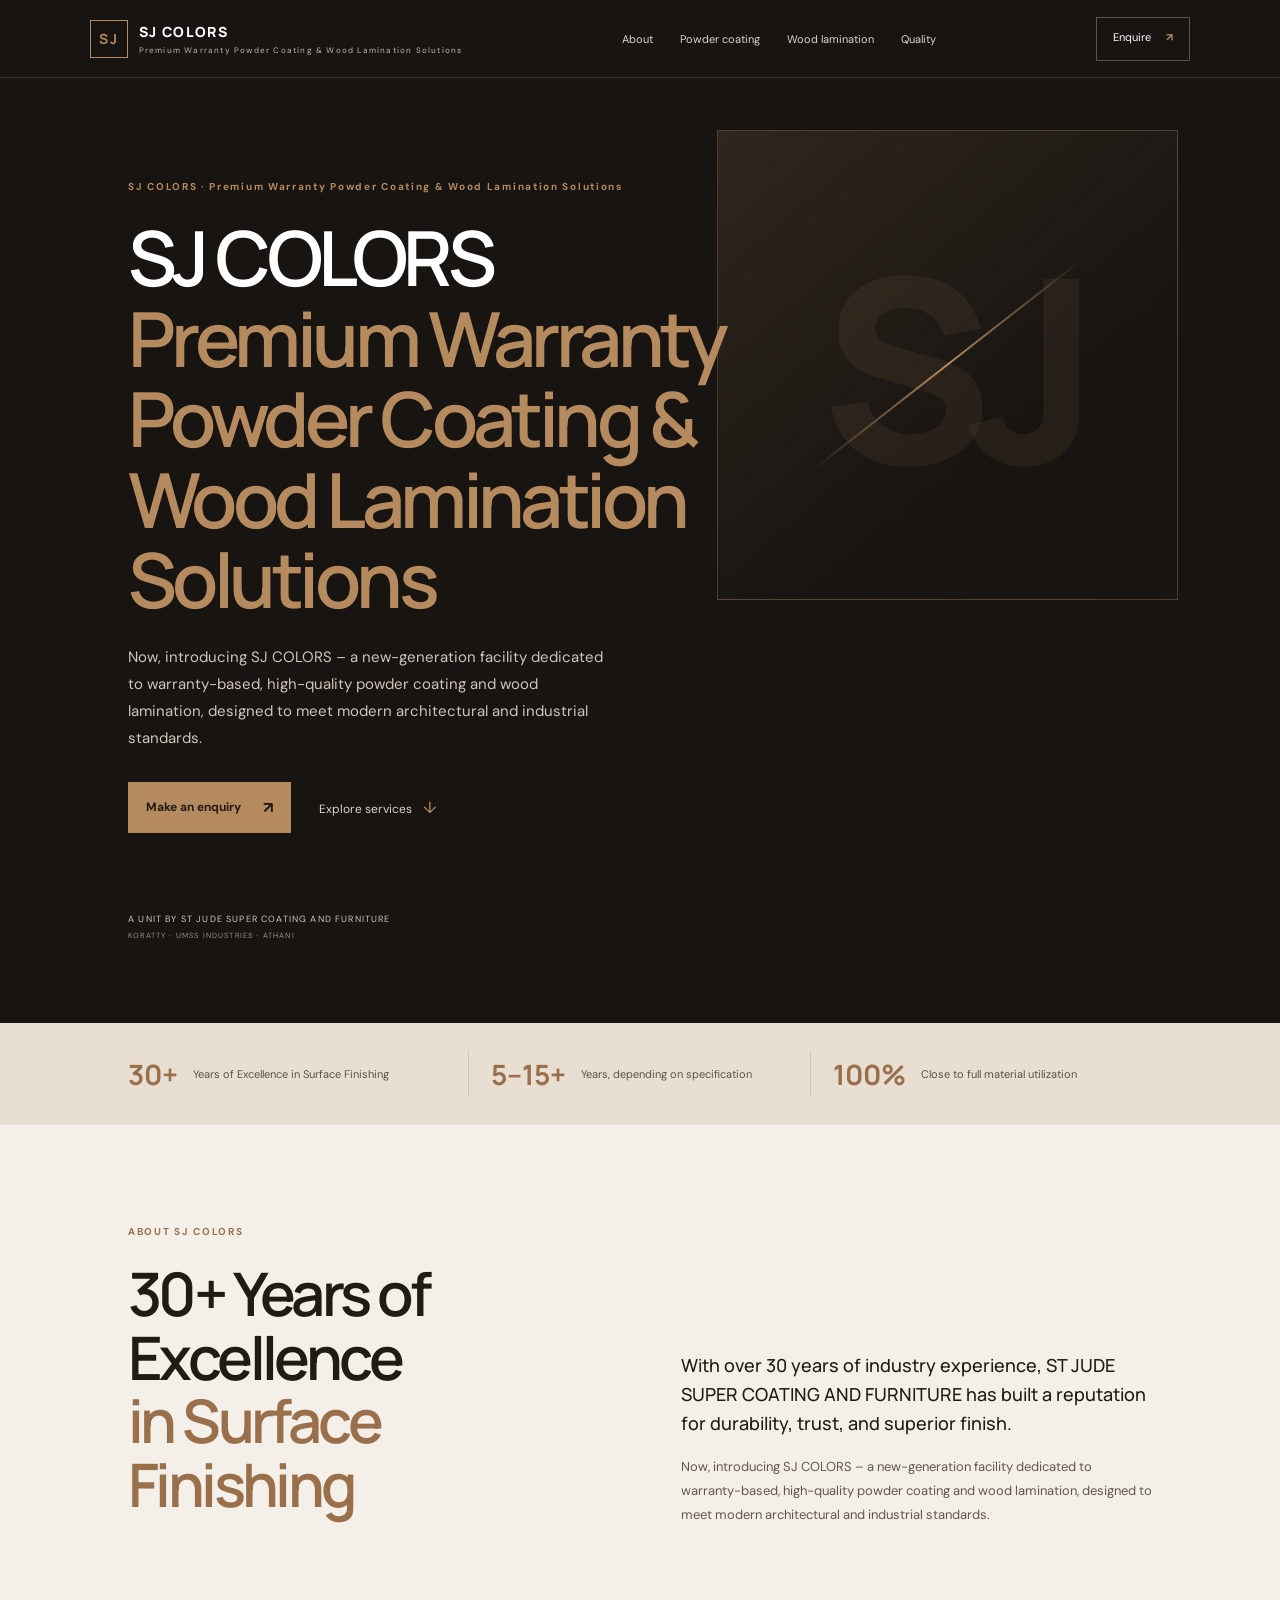
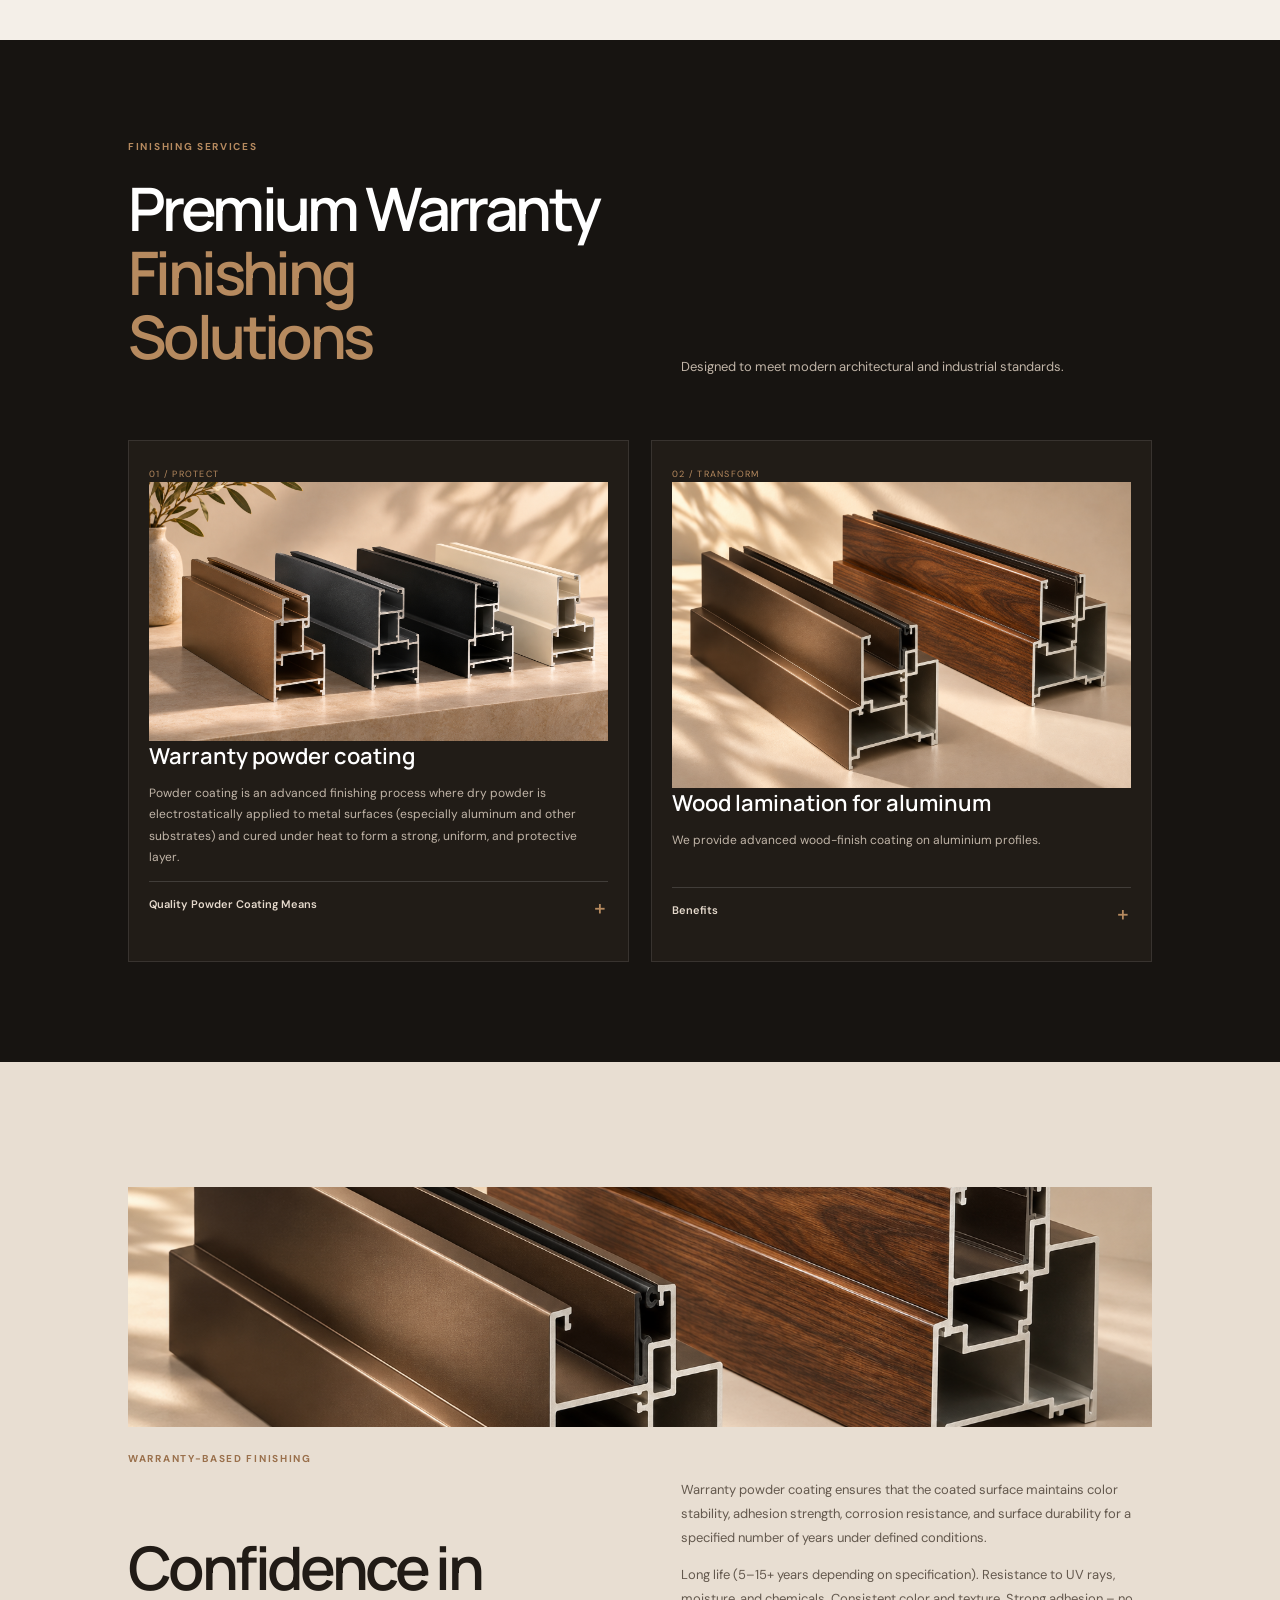
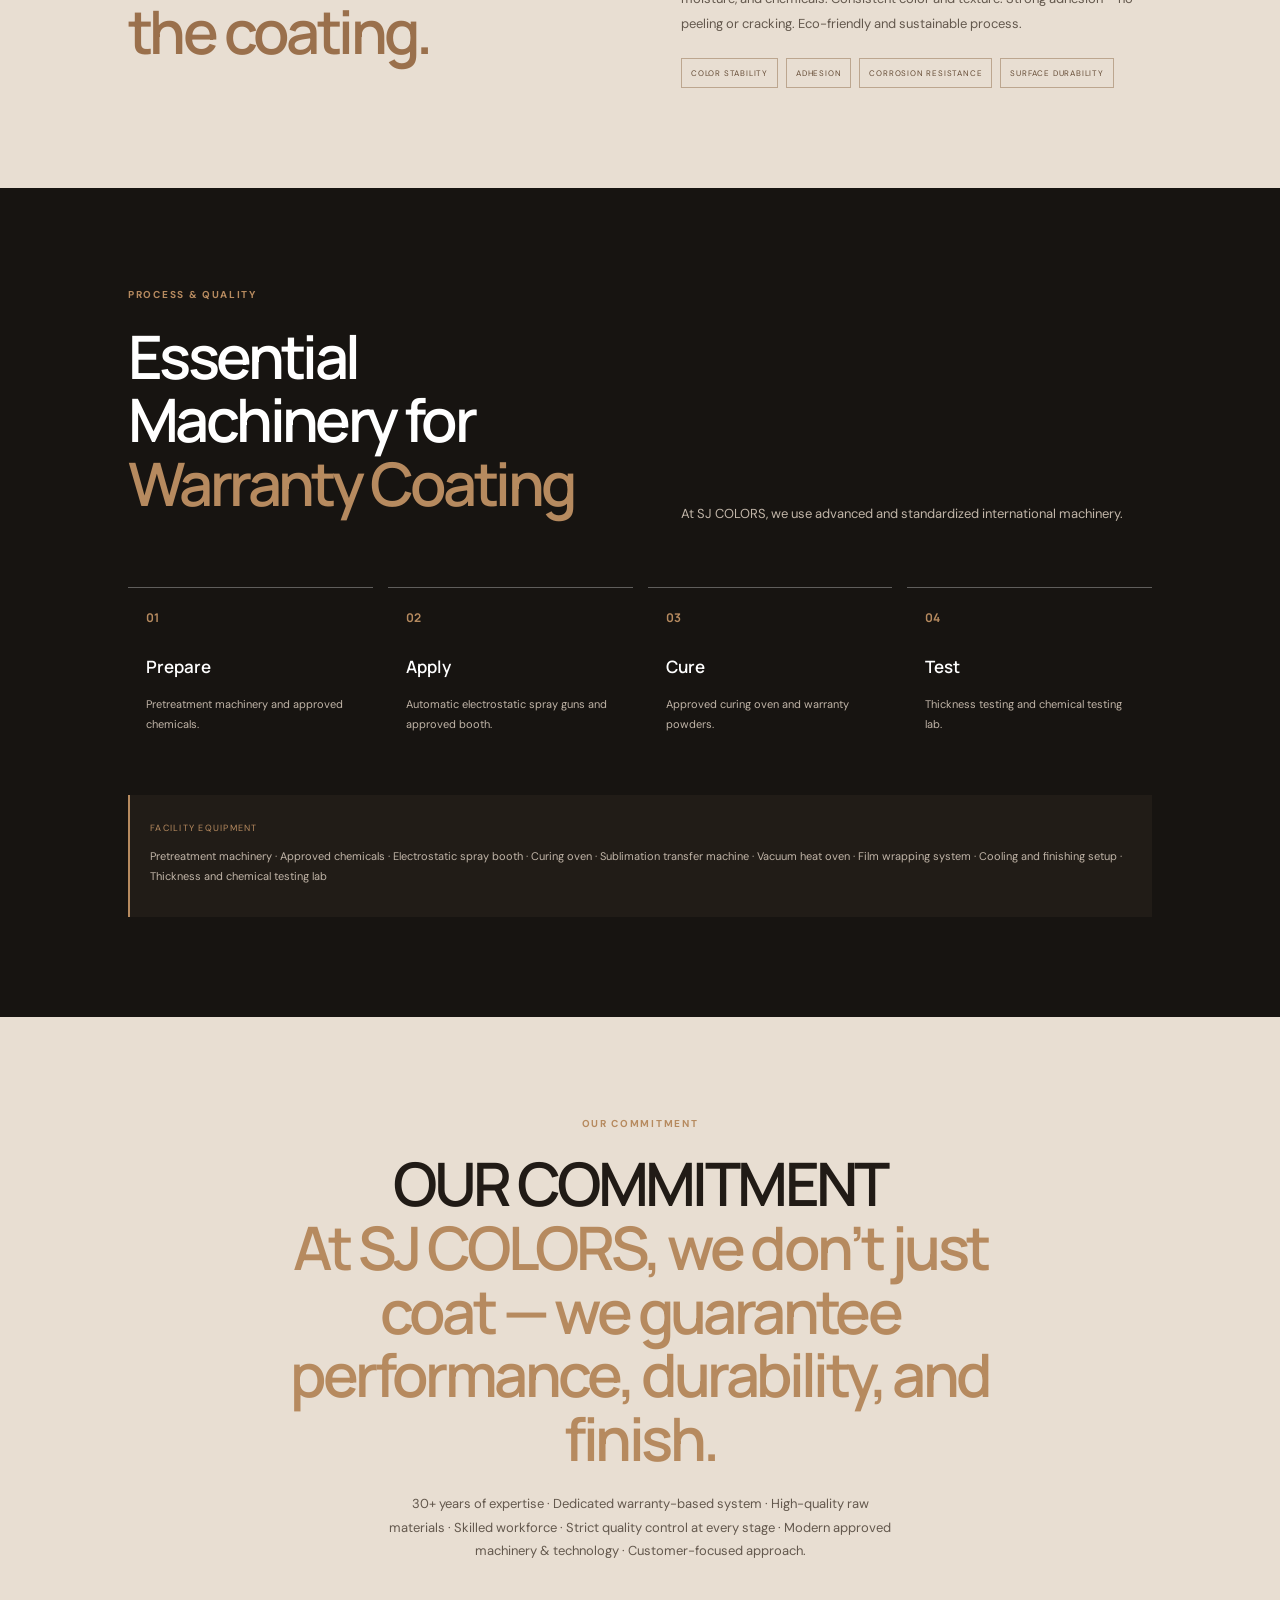
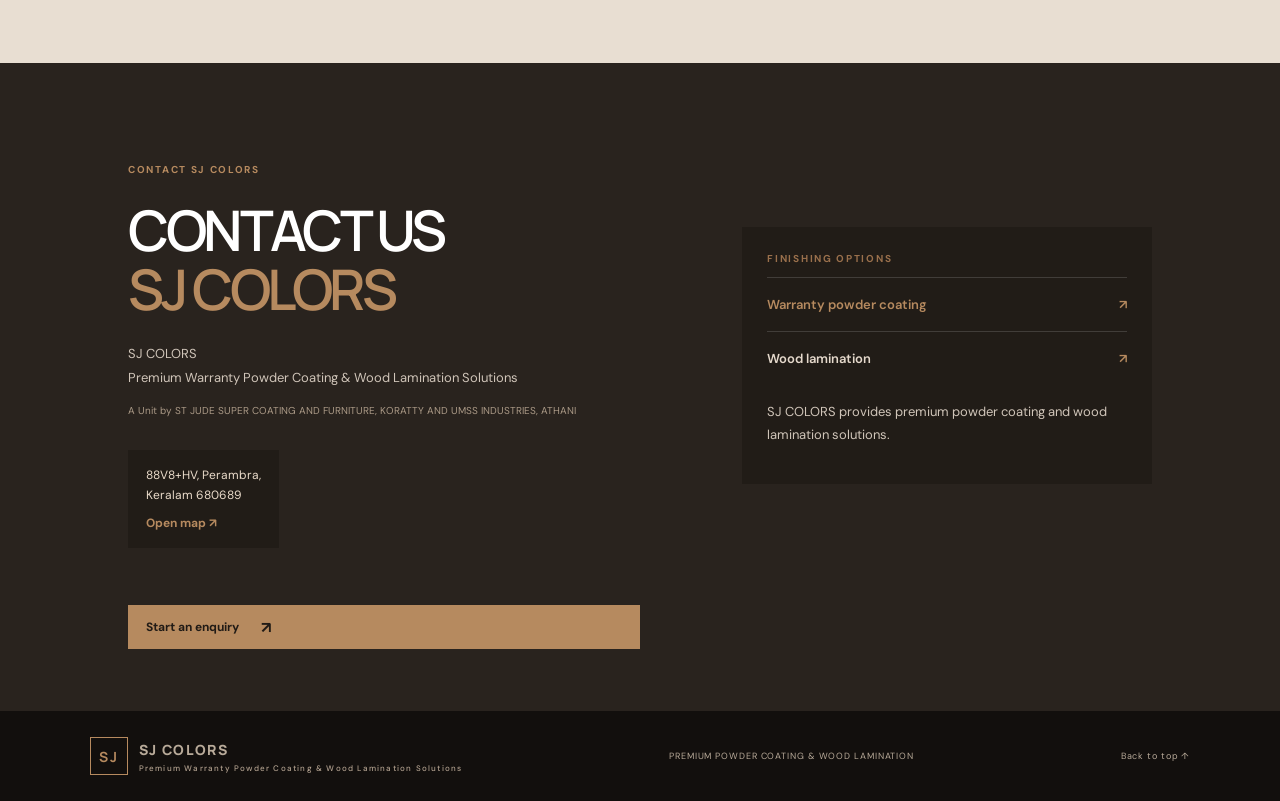
<file: index.html>
<!DOCTYPE html>
<html lang="en">
<head>
  <meta charset="UTF-8">
  <meta name="viewport" content="width=device-width, initial-scale=1.0">
  <meta name="theme-color" content="#211b16">
  <meta name="description" content="SJ Colors provides warranty powder coating and wood lamination solutions for aluminum.">
  <title>SJ Colors | Powder Coating & Wood Lamination</title>
  <link rel="preconnect" href="https://fonts.googleapis.com">
  <link rel="preconnect" href="https://fonts.gstatic.com" crossorigin>
  <link href="https://fonts.googleapis.com/css2?family=DM+Sans:wght@400;500;600;700&family=Manrope:wght@400;500;600;700;800&display=swap" rel="stylesheet">
  <link rel="stylesheet" href="styles.css">
</head>
<body>
<header class="header"><a class="brand" href="#home"><span class="mark">SJ</span><span>SJ COLORS<small>Premium Warranty Powder Coating & Wood Lamination Solutions</small></span></a><button class="menu-toggle" aria-label="Toggle navigation" aria-expanded="false">☰</button><nav><a href="#about">About</a><a href="#powder">Powder coating</a><a href="#lamination">Wood lamination</a><a href="#quality">Quality</a></nav><a class="header-cta" href="enquire.html">Enquire <b>↗</b></a></header>
<main id="home">
<section class="hero"><div class="hero-content"><div class="eyebrow">SJ COLORS · Premium Warranty Powder Coating & Wood Lamination Solutions</div><h1>SJ COLORS<br><em>Premium Warranty Powder Coating & Wood Lamination Solutions</em></h1><p>Now, introducing SJ COLORS – a new-generation facility dedicated to warranty-based, high-quality powder coating and wood lamination, designed to meet modern architectural and industrial standards.</p><div class="hero-actions"><a class="button" href="enquire.html">Make an enquiry <span>↗</span></a><a class="text-link" href="#services">Explore services <span>↓</span></a></div><div class="hero-note">A UNIT BY ST JUDE SUPER COATING AND FURNITURE<br><small>KORATTY · UMSS INDUSTRIES · ATHANI</small></div></div><div class="hero-art" aria-hidden="true"><span>SJ</span><i></i></div></section>
<section class="facts"><div><strong>30+</strong><span>Years of Excellence in Surface Finishing</span></div><div><strong>5–15+</strong><span>Years, depending on specification</span></div><div><strong>100%</strong><span>Close to full material utilization</span></div></section>
<section class="section about" id="about"><div class="eyebrow dark">ABOUT SJ COLORS</div><div class="split"><h2>30+ Years of Excellence<br><em>in Surface Finishing</em></h2><div><p class="lead">With over 30 years of industry experience, ST JUDE SUPER COATING AND FURNITURE has built a reputation for durability, trust, and superior finish.</p><p>Now, introducing SJ COLORS – a new-generation facility dedicated to warranty-based, high-quality powder coating and wood lamination, designed to meet modern architectural and industrial standards.</p></div></div></section>
<section class="section services" id="services"><div class="section-head"><div><div class="eyebrow">FINISHING SERVICES</div><h2>Premium Warranty<br><em>Finishing Solutions</em></h2></div><p>Designed to meet modern architectural and industrial standards.</p></div><div class="service-grid"><article id="powder"><span class="service-no">01 / PROTECT</span><img class="service-image" src="powder-coated-profiles.png" alt="Original visual of aluminum profiles in powder-coated finishes"><h3>Warranty powder coating</h3><p>Powder coating is an advanced finishing process where dry powder is electrostatically applied to metal surfaces (especially aluminum and other substrates) and cured under heat to form a strong, uniform, and protective layer.</p><button class="details-toggle" aria-expanded="false">Quality Powder Coating Means <span>＋</span></button><div class="details"><ul><li>Proper surface pretreatment</li><li>High-grade powders</li><li>Controlled coating thickness</li><li>Uniform curing process</li><li>Strong adhesion and lasting finish</li></ul></div></article><article id="lamination"><span class="service-no">02 / TRANSFORM</span><img class="service-image" src="aluminum-wood-profiles.png" alt="Original visual of aluminum profiles with wood lamination"><h3>Wood lamination for aluminum</h3><p>We provide advanced wood-finish coating on aluminium profiles.</p><button class="details-toggle" aria-expanded="false">Benefits <span>＋</span></button><div class="details"><ul><li>Realistic wood grain texture</li><li>Termite-proof and weather-resistant</li><li>Low maintenance</li><li>Suitable for indoor and outdoor use</li><li>For doors, windows, facades, and interiors</li></ul></div></article></div></section>
<section class="section warranty"><img class="wide-visual" src="aluminum-wood-profiles.png" alt="Aluminum profiles with a protective bronze and wood-grain finish"><div class="eyebrow dark">WARRANTY-BASED FINISHING</div><div class="split"><h2>Confidence in<br><em>the coating.</em></h2><div><p>Warranty powder coating ensures that the coated surface maintains color stability, adhesion strength, corrosion resistance, and surface durability for a specified number of years under defined conditions.</p><p>Long life (5–15+ years depending on specification). Resistance to UV rays, moisture, and chemicals. Consistent color and texture. Strong adhesion – no peeling or cracking. Eco-friendly and sustainable process.</p><div class="benefit-tags"><span>COLOR STABILITY</span><span>ADHESION</span><span>CORROSION RESISTANCE</span><span>SURFACE DURABILITY</span></div></div></div></section>
<section class="section quality" id="quality"><div class="section-head"><div><div class="eyebrow">PROCESS & QUALITY</div><h2>Essential Machinery for<br><em>Warranty Coating</em></h2></div><p>At SJ COLORS, we use advanced and standardized international machinery.</p></div><div class="quality-grid"><article><b>01</b><h3>Prepare</h3><p>Pretreatment machinery and approved chemicals.</p></article><article><b>02</b><h3>Apply</h3><p>Automatic electrostatic spray guns and approved booth.</p></article><article><b>03</b><h3>Cure</h3><p>Approved curing oven and warranty powders.</p></article><article><b>04</b><h3>Test</h3><p>Thickness testing and chemical testing lab.</p></article></div><div class="equipment"><span>FACILITY EQUIPMENT</span><p>Pretreatment machinery · Approved chemicals · Electrostatic spray booth · Curing oven · Sublimation transfer machine · Vacuum heat oven · Film wrapping system · Cooling and finishing setup · Thickness and chemical testing lab</p></div></section>
<section class="section commitment"><div class="eyebrow">OUR COMMITMENT</div><h2>OUR COMMITMENT<br><em>At SJ COLORS, we don’t just coat — we guarantee performance, durability, and finish.</em></h2><p>30+ years of expertise · Dedicated warranty-based system · High-quality raw materials · Skilled workforce · Strict quality control at every stage · Modern approved machinery & technology · Customer-focused approach.</p></section>
<section class="section contact" id="contact"><div><div class="eyebrow">CONTACT SJ COLORS</div><h2>CONTACT US<br><em>SJ COLORS</em></h2><p>SJ COLORS<br>Premium Warranty Powder Coating & Wood Lamination Solutions</p><p class="company">A Unit by ST JUDE SUPER COATING AND FURNITURE, KORATTY AND UMSS INDUSTRIES, ATHANI</p><a class="address" href="https://maps.google.com/?q=88V8%2BHV%2C+Perambra%2C+Keralam+680689" target="_blank" rel="noopener">88V8+HV, Perambra,<br>Keralam 680689 <span>Open map ↗</span></a></div><div class="contact-card"><div class="eyebrow dark">FINISHING OPTIONS</div><button class="choice active" data-choice="powder">Warranty powder coating <span>↗</span></button><button class="choice" data-choice="wood">Wood lamination <span>↗</span></button><p class="choice-result" aria-live="polite">SJ COLORS provides premium powder coating and wood lamination solutions.</p></div><a class="button contact-button" href="enquire.html">Start an enquiry <span>↗</span></a></section>
</main><footer><a class="brand" href="#home"><span class="mark">SJ</span><span>SJ COLORS<small>Premium Warranty Powder Coating & Wood Lamination Solutions</small></span></a><span>PREMIUM POWDER COATING & WOOD LAMINATION</span><a href="#home">Back to top ↑</a></footer><script src="script.js"></script></body></html>
</file>
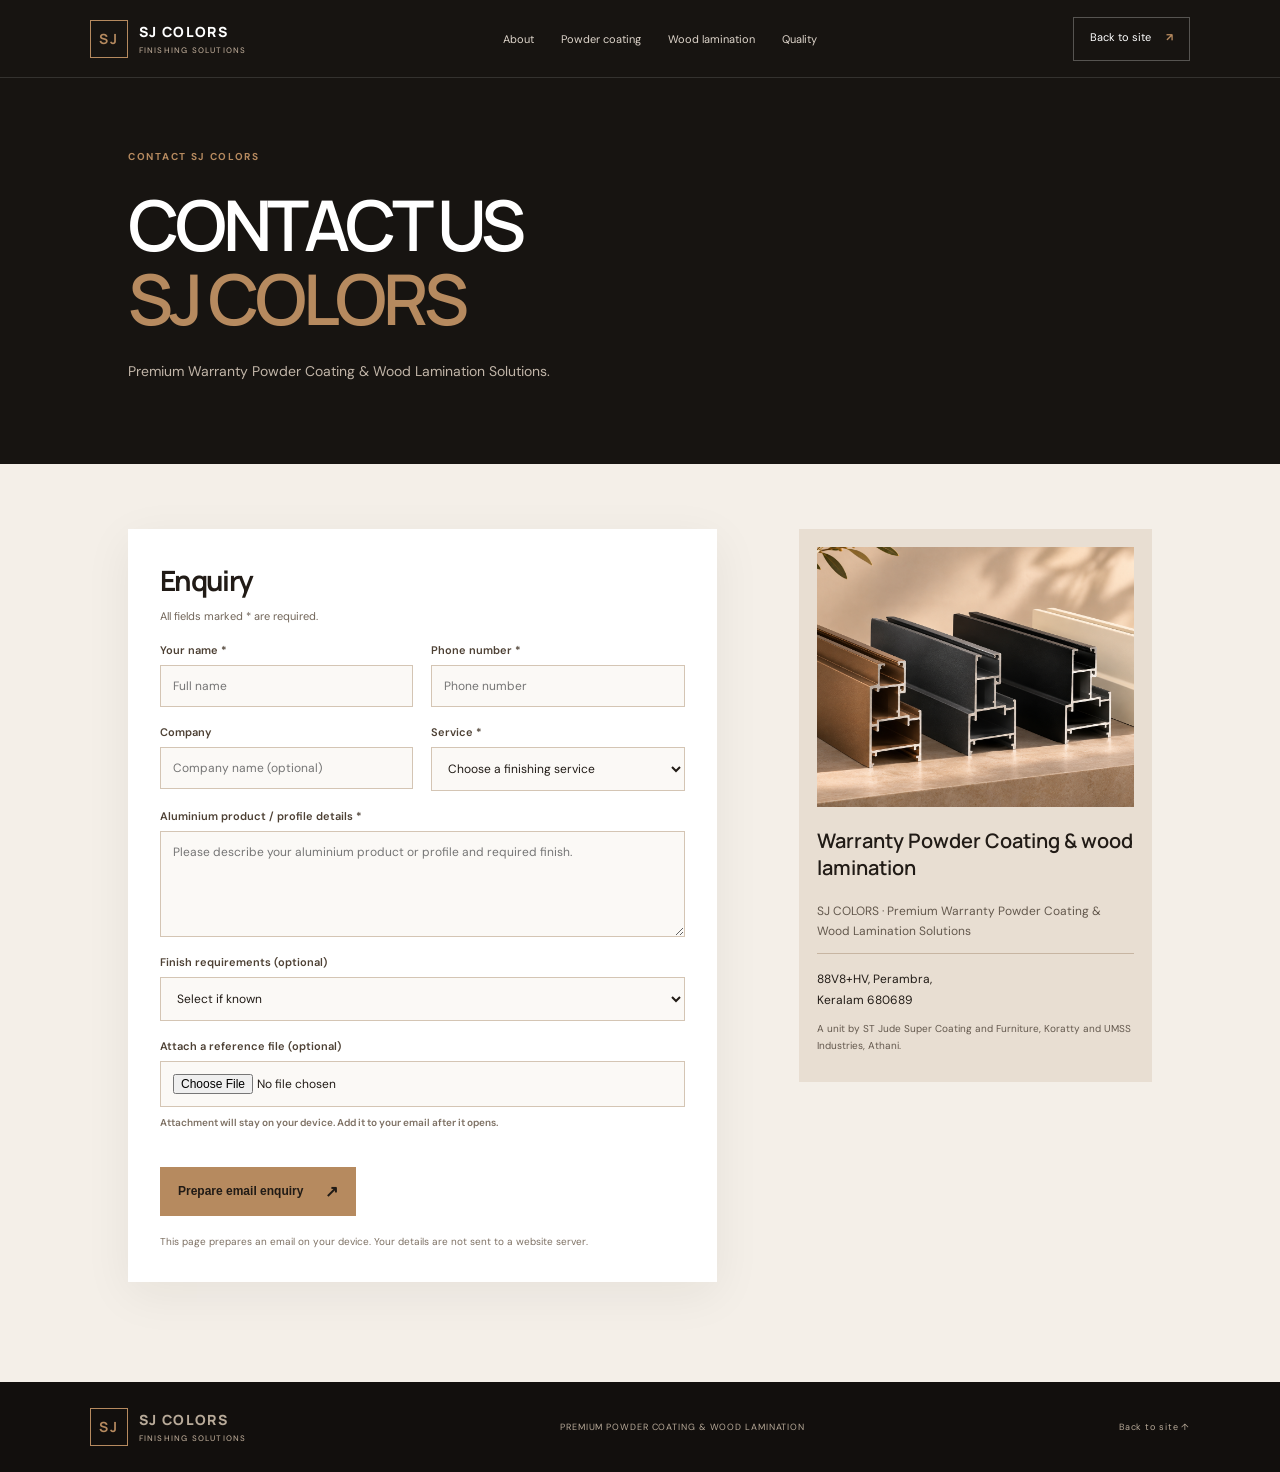
<file: enquire.html>
<!DOCTYPE html><html lang="en"><head><meta charset="UTF-8"><meta name="viewport" content="width=device-width, initial-scale=1.0"><meta name="theme-color" content="#211b16"><meta name="description" content="Enquire about SJ Colors warranty powder coating and wood lamination."><title>Enquire | SJ Colors</title><link rel="preconnect" href="https://fonts.googleapis.com"><link rel="preconnect" href="https://fonts.gstatic.com" crossorigin><link href="https://fonts.googleapis.com/css2?family=DM+Sans:wght@400;500;600;700&family=Manrope:wght@400;500;600;700;800&display=swap" rel="stylesheet"><link rel="stylesheet" href="styles.css"></head><body><header class="header"><a class="brand" href="index.html"><span class="mark">SJ</span><span>SJ COLORS<small>FINISHING SOLUTIONS</small></span></a><button class="menu-toggle" aria-label="Toggle navigation" aria-expanded="false">☰</button><nav><a href="index.html#about">About</a><a href="index.html#powder">Powder coating</a><a href="index.html#lamination">Wood lamination</a><a href="index.html#quality">Quality</a></nav><a class="header-cta" href="index.html">Back to site <b>↗</b></a></header><main><section class="enquire-hero"><div class="eyebrow">CONTACT SJ COLORS</div><h1>CONTACT US<br><em>SJ COLORS</em></h1><p>Premium Warranty Powder Coating & Wood Lamination Solutions.</p></section><section class="enquire-layout"><form id="enquiry-form" novalidate><h2>Enquiry</h2><p class="form-intro">All fields marked * are required.</p><label>Your name *<input required name="name" autocomplete="name" placeholder="Full name"></label><label>Phone number *<input required name="phone" type="tel" autocomplete="tel" placeholder="Phone number"></label><label>Company<input name="company" autocomplete="organization" placeholder="Company name (optional)"></label><label>Service *<select required name="service"><option value="">Choose a finishing service</option><option>Warranty Powder Coating</option><option>Wood Lamination for Aluminium</option><option>Powder Coating & Wood Lamination</option></select></label><label class="full">Aluminium product / profile details *<textarea required name="details" rows="5" placeholder="Please describe your aluminium product or profile and required finish."></textarea></label><label class="full">Finish requirements (optional)<select name="finish"><option value="">Select if known</option><option>Powder coating</option><option>Wood grain lamination</option><option>Not sure yet — please advise</option></select></label><label class="full">Attach a reference file (optional)<input type="file" name="attachment" accept=".pdf,.jpg,.jpeg,.png,.dwg,.dxf"><small class="file-note">Attachment will stay on your device. Add it to your email after it opens.</small></label><div class="form-error" role="alert"></div><button class="button" type="submit">Prepare email enquiry <span>↗</span></button><p class="privacy-note">This page prepares an email on your device. Your details are not sent to a website server.</p></form><aside class="enquire-aside"><img src="powder-coated-profiles.png" alt="Aluminum profiles in powder-coated finishes"><h3>Warranty Powder Coating & wood lamination</h3><p>SJ COLORS · Premium Warranty Powder Coating & Wood Lamination Solutions</p><div class="aside-address">88V8+HV, Perambra,<br>Keralam 680689</div><p class="small">A unit by ST Jude Super Coating and Furniture, Koratty and UMSS Industries, Athani.</p></aside></section></main><footer><a class="brand" href="index.html"><span class="mark">SJ</span><span>SJ COLORS<small>FINISHING SOLUTIONS</small></span></a><span>PREMIUM POWDER COATING & WOOD LAMINATION</span><a href="index.html">Back to site ↑</a></footer><script src="script.js"></script></body></html>
</file>
<file: styles.css>
:root{--ink:#211b16;--dark:#171411;--bronze:#9a704c;--gold:#b68a5f;--paper:#f4efe8;--muted:#9d8d7c;--warm:#e8ded2;--line:#d4c5b4}*{box-sizing:border-box}html{scroll-behavior:smooth}body{margin:0;background:var(--paper);color:var(--ink);font-family:"DM Sans",sans-serif}a{color:inherit;text-decoration:none}.header{height:78px;position:absolute;top:0;z-index:5;width:100%;padding:0 7vw;display:flex;align-items:center;justify-content:space-between;background:var(--dark);color:#fff;border-bottom:1px solid #ffffff20}.brand{display:flex;align-items:center;gap:11px;font:800 14px Manrope;letter-spacing:.1em}.brand small{display:block;font:500 8px "DM Sans";letter-spacing:.15em;color:#b2a18f;margin-top:4px}.mark{width:38px;height:38px;display:grid;place-items:center;border:1px solid var(--gold);color:var(--gold);font:700 14px Manrope}nav{display:flex;gap:27px;font-size:11px;color:#ded5cb}.header-cta{padding:12px 16px;border:1px solid #ffffff45;font-size:11px}.header-cta b{color:var(--gold);margin-left:12px}.menu-toggle{display:none}.hero{position:relative;min-height:690px;padding:180px 10vw 80px;background:var(--dark);color:#fff;overflow:hidden}.hero-content{position:relative;z-index:2;max-width:650px}.eyebrow{font-size:10px;letter-spacing:.17em;font-weight:700;color:var(--gold)}.eyebrow.dark{color:var(--bronze)}h1,h2{font:600 clamp(48px,6vw,76px)/1.06 Manrope;letter-spacing:-.06em;margin:24px 0}h1 em,h2 em{font-style:normal;color:var(--gold)}.hero p{max-width:480px;color:#d0c5b9;line-height:1.8;font-size:15px}.hero-actions{display:flex;align-items:center;gap:28px;margin-top:30px}.button{display:inline-flex;gap:22px;align-items:center;background:var(--gold);color:#211b16;padding:15px 18px;font-size:12px;font-weight:700}.button span,.text-link span{font-size:16px}.text-link{font-size:12px;color:#ddd2c6}.text-link span{color:var(--gold);margin-left:8px}.hero-note{position:relative;margin-top:78px;font-size:9px;letter-spacing:.13em;color:#d1c6ba;line-height:1.8}.hero-note small{color:#9f9080}.hero-art{position:absolute;right:8vw;top:130px;width:36vw;height:470px;border:1px solid #9a704c70;background:linear-gradient(140deg,#a6815b2b,#171411 65%);display:grid;place-items:center}.hero-art span{font:800 clamp(100px,20vw,260px) Manrope;color:#b68a5f18;letter-spacing:-.1em}.hero-art i{position:absolute;width:75%;height:2px;background:linear-gradient(90deg,transparent,var(--gold),transparent);transform:rotate(-38deg)}.facts{display:grid;grid-template-columns:repeat(3,1fr);padding:28px 10vw;background:var(--warm)}.facts div{display:flex;align-items:center;gap:15px;border-right:1px solid var(--line);padding:4px 22px}.facts div:first-child{padding-left:0}.facts div:last-child{border:0}.facts strong{font:700 28px Manrope;color:var(--bronze)}.facts span{font-size:11px;color:#5e5146}.section{padding:100px 10vw}.split,.section-head{display:grid;grid-template-columns:1fr 1fr;gap:8%;align-items:end}.section h2{font-size:clamp(42px,5vw,60px)}.section h2 em{color:var(--bronze)}.split p,.section-head>p{font-size:13px;line-height:1.85;color:#63584d}.lead{font:500 18px/1.6 Manrope!important;color:var(--ink)!important}.services,.quality{background:var(--dark);color:white}.services .section-head>p,.quality .section-head>p{color:#c1b5a8}.services h2,.quality h2,.commitment h2,.contact h2{color:#fff}.services h2 em,.quality h2 em,.commitment h2 em,.contact h2 em{color:var(--gold)}.service-grid{display:grid;grid-template-columns:1fr 1fr;gap:22px;margin-top:48px}.service-grid article{padding:20px;background:#211c17;border:1px solid #ffffff1a}.service-no{font-size:9px;letter-spacing:.14em;color:var(--gold)}.service-art{height:190px;margin:15px 0 24px;position:relative;overflow:hidden;background:linear-gradient(145deg,#a17a56,#33271d 60%,#15110e)}.service-art:before,.service-art:after{content:"";position:absolute;border:2px solid #d0b08c80;transform:skewY(-28deg) rotate(0deg)}.service-art:before{width:60%;height:60%;left:20%;top:20%;box-shadow:12px 12px 0 #181310,24px 24px 0 #a17a5660}.service-art:after{width:48%;height:38%;left:26%;top:31%;border-color:#e1c8a260}.wood-art{background:repeating-linear-gradient(12deg,#9a704c,#9a704c 8px,#866142 9px,#b68a5f 13px,#765439 20px)}.wood-art:before{border-color:#211b16aa}.service-grid h3{font:600 22px Manrope;margin:0 0 10px}.service-grid article>p{font-size:12px;line-height:1.8;color:#c1b5a8;min-height:45px}.details-toggle,.choice{width:100%;display:flex;justify-content:space-between;background:transparent;color:#e5d9cc;border:0;border-top:1px solid #ffffff25;padding:15px 0;text-align:left;cursor:pointer;font:600 11px "DM Sans"}.details-toggle span{color:var(--gold);font-size:17px}.details{display:none;color:#c1b5a8;font-size:11px;line-height:1.9}.details.open{display:block}.details ul{padding-left:18px}.warranty{background:var(--warm)}.benefit-tags{display:flex;gap:8px;flex-wrap:wrap;margin-top:22px}.benefit-tags span{border:1px solid #bca68f;padding:9px;font-size:8px;letter-spacing:.1em;color:#654c36}.quality-grid{display:grid;grid-template-columns:repeat(4,1fr);gap:15px;margin-top:48px}.quality-grid article{padding:18px;border-top:1px solid #ffffff50}.quality-grid b{font:700 12px Manrope;color:var(--gold)}.quality-grid h3{font:600 17px Manrope;margin-top:28px}.quality-grid p{font-size:11px;line-height:1.75;color:#c1b5a8}.equipment{margin-top:32px;padding:20px;background:#211c17;border-left:2px solid var(--gold)}.equipment span{font-size:9px;letter-spacing:.14em;color:var(--gold)}.equipment p{font-size:11px;line-height:1.8;color:#c1b5a8}.commitment{background:#e8ded2;text-align:center}.commitment h2{color:var(--ink);max-width:760px;margin:22px auto}.commitment p{max-width:510px;margin:auto;color:#63584d;font-size:13px;line-height:1.8}.contact{display:grid;grid-template-columns:1fr .8fr;gap:10%;background:#29231e;color:white}.contact h2{font-size:56px}.contact>div>p{font-size:13px;line-height:1.8;color:#d0c5b9}.company{font-size:10px!important;color:#ab9a87!important}.address{display:inline-block;margin-top:20px;padding:15px 18px;background:#211c17;color:#eadbca;font-size:12px;line-height:1.7}.address span{display:block;color:var(--gold);font-weight:700;margin-top:7px}.contact-card{align-self:center;padding:25px;background:#211c17}.contact-card .eyebrow{margin-bottom:12px}.choice{padding:18px 0;font-size:13px}.choice span{color:var(--gold)}.choice.active{color:var(--gold)}.choice-result{font-size:11px;line-height:1.7;color:#b9ab9a;margin-top:15px}footer{min-height:90px;padding:20px 7vw;display:flex;align-items:center;justify-content:space-between;background:#120f0d;color:#b8aa99}footer>span,footer>a:last-child{font-size:9px;letter-spacing:.1em}.button:hover,.choice:hover{filter:brightness(1.12)}:focus-visible{outline:2px solid var(--gold);outline-offset:3px}
+@media(max-width:800px){nav{gap:12px}.hero-art{right:4vw;width:35vw;opacity:.5}.section{padding:75px 7vw}.quality-grid{grid-template-columns:1fr 1fr}}
+@media(max-width:620px){.header{height:68px;padding:0 5vw}.menu-toggle{display:block;background:none;border:0;color:white;font-size:20px}.header nav{display:none;position:absolute;top:68px;left:0;right:0;background:var(--dark);padding:20px;flex-direction:column}.header nav.open{display:flex}.header-cta{display:none}.hero{padding:145px 7vw 55px;min-height:650px}.hero-art{top:190px;right:-8vw;width:65vw;height:340px;opacity:.38}.hero h1{font-size:52px}.hero-note{margin-top:75px}.facts{padding:20px 7vw;grid-template-columns:1fr;gap:12px}.facts div,.facts div:first-child{border-right:0;border-bottom:1px solid var(--line);padding:9px 0}.facts div:last-child{border:0}.split,.section-head,.contact{grid-template-columns:1fr;gap:20px}.section h2{font-size:44px}.service-grid{grid-template-columns:1fr}.service-art{height:165px}.quality-grid{grid-template-columns:1fr 1fr}.contact{gap:35px}.contact h2{font-size:48px}footer{display:grid;grid-template-columns:1fr 1fr;gap:18px}footer>span{grid-column:1/-1;grid-row:2}}
+.service-image{width:100%;height:240px;object-fit:cover;margin:15px 0 24px;border:1px solid #ffffff20}.wide-visual{width:100%;height:240px;object-fit:cover;margin:25px 0;filter:saturate(.85)}.contact-button{margin-top:12px}.enquire-hero{padding:150px 10vw 65px;background:var(--dark);color:#fff}.enquire-hero h1{font-size:clamp(48px,6vw,70px)}.enquire-hero p{color:#c1b5a8;max-width:470px;font-size:14px;line-height:1.8}.enquire-layout{padding:65px 10vw 100px;display:grid;grid-template-columns:1.25fr .75fr;gap:8%;align-items:start}#enquiry-form{display:grid;grid-template-columns:1fr 1fr;gap:18px;background:#fff;padding:32px;box-shadow:0 12px 45px #211b1610}#enquiry-form h2{grid-column:1/-1;font:700 28px Manrope;margin:0}#enquiry-form .form-intro{grid-column:1/-1;color:#716559;font-size:11px;margin:-8px 0 2px}#enquiry-form label{font-size:11px;font-weight:600;color:#4d4034}.full{grid-column:1/-1}#enquiry-form input,#enquiry-form select,#enquiry-form textarea{display:block;width:100%;margin-top:8px;padding:12px;border:1px solid #d4c5b4;background:#fbf9f6;color:#211b16;font:12px "DM Sans";outline:none}#enquiry-form input:focus,#enquiry-form select:focus,#enquiry-form textarea:focus{border-color:#9a704c}#enquiry-form .button{grid-column:1/-1;justify-self:start;cursor:pointer;border:0}.file-note,.privacy-note{display:block;color:#7d7063;font-size:10px;line-height:1.6;margin-top:8px}.privacy-note{grid-column:1/-1;margin:0}.form-error{grid-column:1/-1;color:#9d3229;font-size:12px}.enquire-aside{background:#e8ded2;padding:18px}.enquire-aside img{width:100%;height:260px;object-fit:cover}.enquire-aside h3{font:600 20px Manrope;line-height:1.35}.enquire-aside p{font-size:12px;line-height:1.7;color:#63584d}.aside-address{border-top:1px solid #c7b5a2;padding-top:15px;font-size:12px;line-height:1.7}.enquire-aside p.small{font-size:10px}.form-success{background:#e8ded2;padding:18px;color:#211b16;line-height:1.6}@media(max-width:760px){.enquire-layout{grid-template-columns:1fr;padding:40px 7vw 70px}.enquire-hero{padding:130px 7vw 45px}}@media(max-width:520px){#enquiry-form{grid-template-columns:1fr;padding:22px}#enquiry-form label,#enquiry-form .button,#enquiry-form h2,#enquiry-form .form-intro,.full,.form-error,.privacy-note{grid-column:1}.service-image{height:165px}}

/* Responsive refinements */
html,body{max-width:100%;overflow-x:hidden}img{max-width:100%}.service-grid article,.quality-grid article,.contact-card,#enquiry-form,.enquire-aside{min-width:0}.service-image,.wide-visual,.enquire-aside img{display:block;width:100%;object-fit:cover}.service-grid article{overflow:hidden}.button,.header-cta,.details-toggle,.choice{min-height:44px}.address{overflow-wrap:anywhere}
@media (min-width:621px) and (max-width:980px){.header{padding-inline:4vw}.header nav{gap:13px;font-size:10px}.header-cta{padding:10px}.hero{padding-left:7vw;padding-right:7vw}.hero-content{max-width:58%}.hero-art{right:4vw;width:36vw}.section{padding-left:7vw;padding-right:7vw}.enquire-layout{padding-left:7vw;padding-right:7vw;gap:4%}#enquiry-form{padding:24px}}
@media (max-width:760px){.header{padding-inline:5vw}.menu-toggle{width:44px;height:44px;display:grid;place-items:center;cursor:pointer}.header nav{gap:0}.header nav a{padding:12px 4px;border-bottom:1px solid #ffffff18}.hero{min-height:620px;padding:130px 7vw 45px}.hero-content{max-width:100%}.hero-art{top:170px;right:-12vw;width:58vw;height:310px;opacity:.23}.hero-note{margin-top:58px;max-width:80%}.section-head{align-items:start}.service-grid{gap:16px}.facts{padding-inline:7vw}.enquire-layout{padding-top:35px}.enquire-aside{display:grid;grid-template-columns:1fr 1fr;column-gap:18px;align-items:start}.enquire-aside img{grid-row:span 4;height:100%;min-height:210px}.enquire-aside h3{margin-top:0}}
@media (max-width:520px){h1{font-size:clamp(42px,12vw,54px)}.hero{min-height:590px;padding-top:120px}.hero p{font-size:14px;max-width:95%}.hero-actions{gap:15px;flex-wrap:wrap}.hero-note{font-size:8px;margin-top:48px}.hero-art{top:195px;right:-18vw;width:70vw;height:270px}.section{padding:62px 6vw}.section h2{font-size:clamp(36px,10vw,46px)}.facts{padding-inline:6vw}.service-grid{grid-template-columns:1fr}.service-grid article{padding:16px}.service-image{height:220px}.wide-visual{height:190px}.quality-grid{grid-template-columns:1fr 1fr;gap:8px}.quality-grid article{padding:14px 10px}.quality-grid p{font-size:11px}.equipment{padding:16px}.benefit-tags span{font-size:7px;padding:8px}.contact{padding-inline:6vw}.contact-card{padding:18px}.contact-button{justify-self:start}footer{padding:22px 6vw;grid-template-columns:1fr auto}footer>span{font-size:8px;letter-spacing:.06em}.enquire-hero{padding:120px 6vw 38px}.enquire-layout{padding:28px 5vw 55px}#enquiry-form{padding:20px 16px;gap:15px}#enquiry-form input,#enquiry-form select,#enquiry-form textarea{font-size:16px;min-height:44px}#enquiry-form textarea{min-height:120px}.enquire-aside{grid-template-columns:1fr}.enquire-aside img{grid-row:auto;height:210px}.enquire-aside h3{margin-top:16px}}

/* Small-screen responsive fixes */
@media screen and (max-width:760px){
  .header{height:68px;padding:0 5vw}
  .header nav{display:none!important;position:absolute;top:68px;left:0;right:0;width:100%;padding:14px 5vw;background:var(--dark);flex-direction:column;gap:0;box-shadow:0 16px 24px #0006}
  .header nav.open{display:flex!important}
  .header nav a{display:block;width:100%;padding:13px 4px;border-bottom:1px solid #ffffff20}
  .menu-toggle{display:grid;place-items:center;flex:0 0 44px;width:44px;height:44px;position:relative;z-index:2}
  .header-cta{display:none}
  .hero{min-height:auto;padding:122px 7vw 44px}
  .hero-content{width:100%;max-width:100%}
  .hero h1,.enquire-hero h1{max-width:100%;font-size:clamp(36px,10vw,52px);overflow-wrap:anywhere}
  .hero p,.enquire-hero p{max-width:100%}
  .hero-art{right:-25vw;width:70vw;opacity:.2;pointer-events:none}
  .hero-note{max-width:100%;margin-top:52px}
  .facts,.split,.section-head,.contact,.service-grid,.enquire-layout{grid-template-columns:minmax(0,1fr)}
  .service-grid article,.contact-card,#enquiry-form,.enquire-aside{min-width:0}
  .service-image{height:auto;aspect-ratio:16/9}
  .wide-visual{height:auto;max-height:230px;aspect-ratio:16/9}
  .quality-grid{grid-template-columns:repeat(2,minmax(0,1fr))}
  #enquiry-form{grid-template-columns:minmax(0,1fr)}
  #enquiry-form>*{grid-column:1;min-width:0}
  #enquiry-form input,#enquiry-form select,#enquiry-form textarea{width:100%;min-width:0;font-size:16px}
  #enquiry-form .button{width:100%;justify-content:space-between}
  .enquire-aside{display:block}
  .enquire-aside img{height:auto;aspect-ratio:16/10}
  footer{display:grid;grid-template-columns:minmax(0,1fr) auto;gap:12px}
  footer>span{grid-column:1/-1;grid-row:auto;line-height:1.5}
}
@media screen and (max-width:380px){
  .section{padding:48px 5vw}
  .hero{padding-left:5vw;padding-right:5vw}
  .hero h1,.enquire-hero h1{font-size:35px}
  .brand{font-size:11px;letter-spacing:.06em}
  .brand small{font-size:6px}
  .quality-grid{grid-template-columns:1fr}
  .hero-actions{align-items:flex-start;flex-direction:column}
}

@media screen and (max-width:520px){.hero-actions{align-items:flex-start;flex-direction:column;gap:12px}.hero-actions .button{width:100%;max-width:360px;justify-content:space-between}.hero-actions .text-link{padding:8px 0}}
</file>
